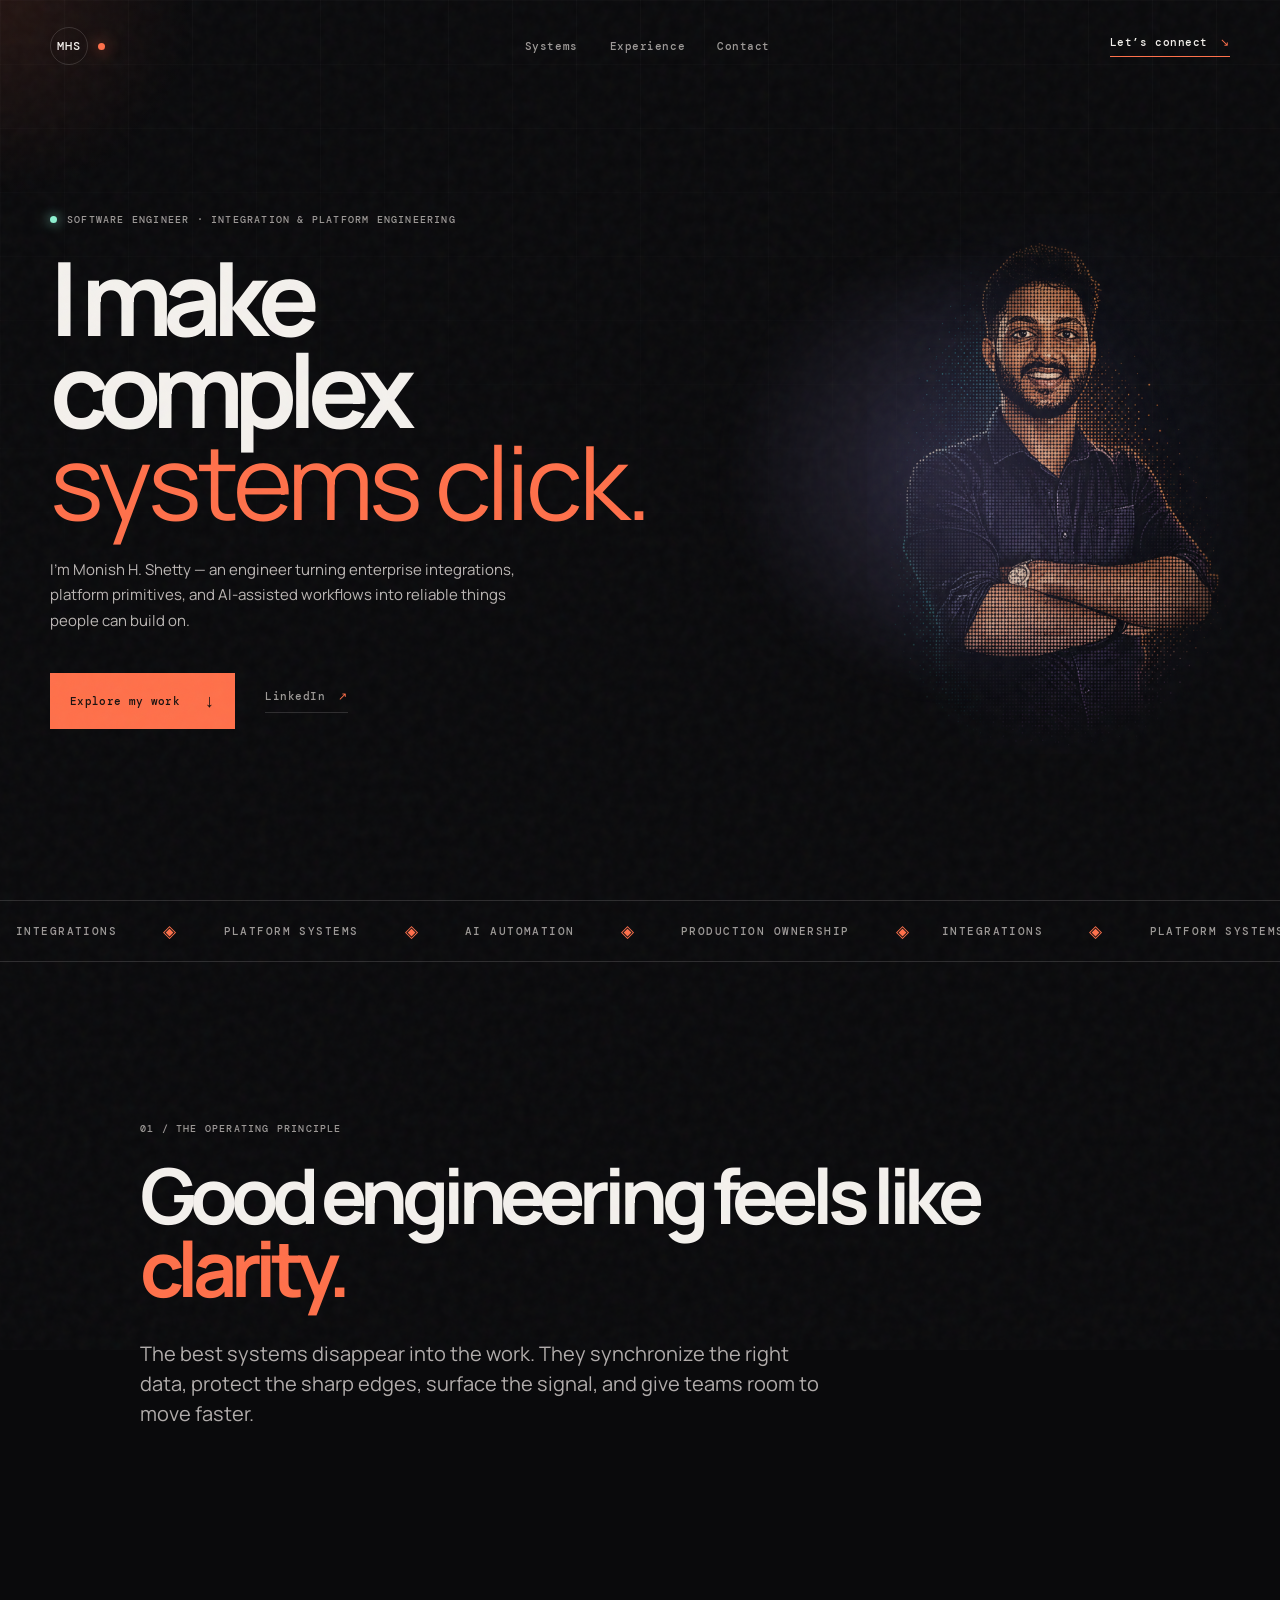
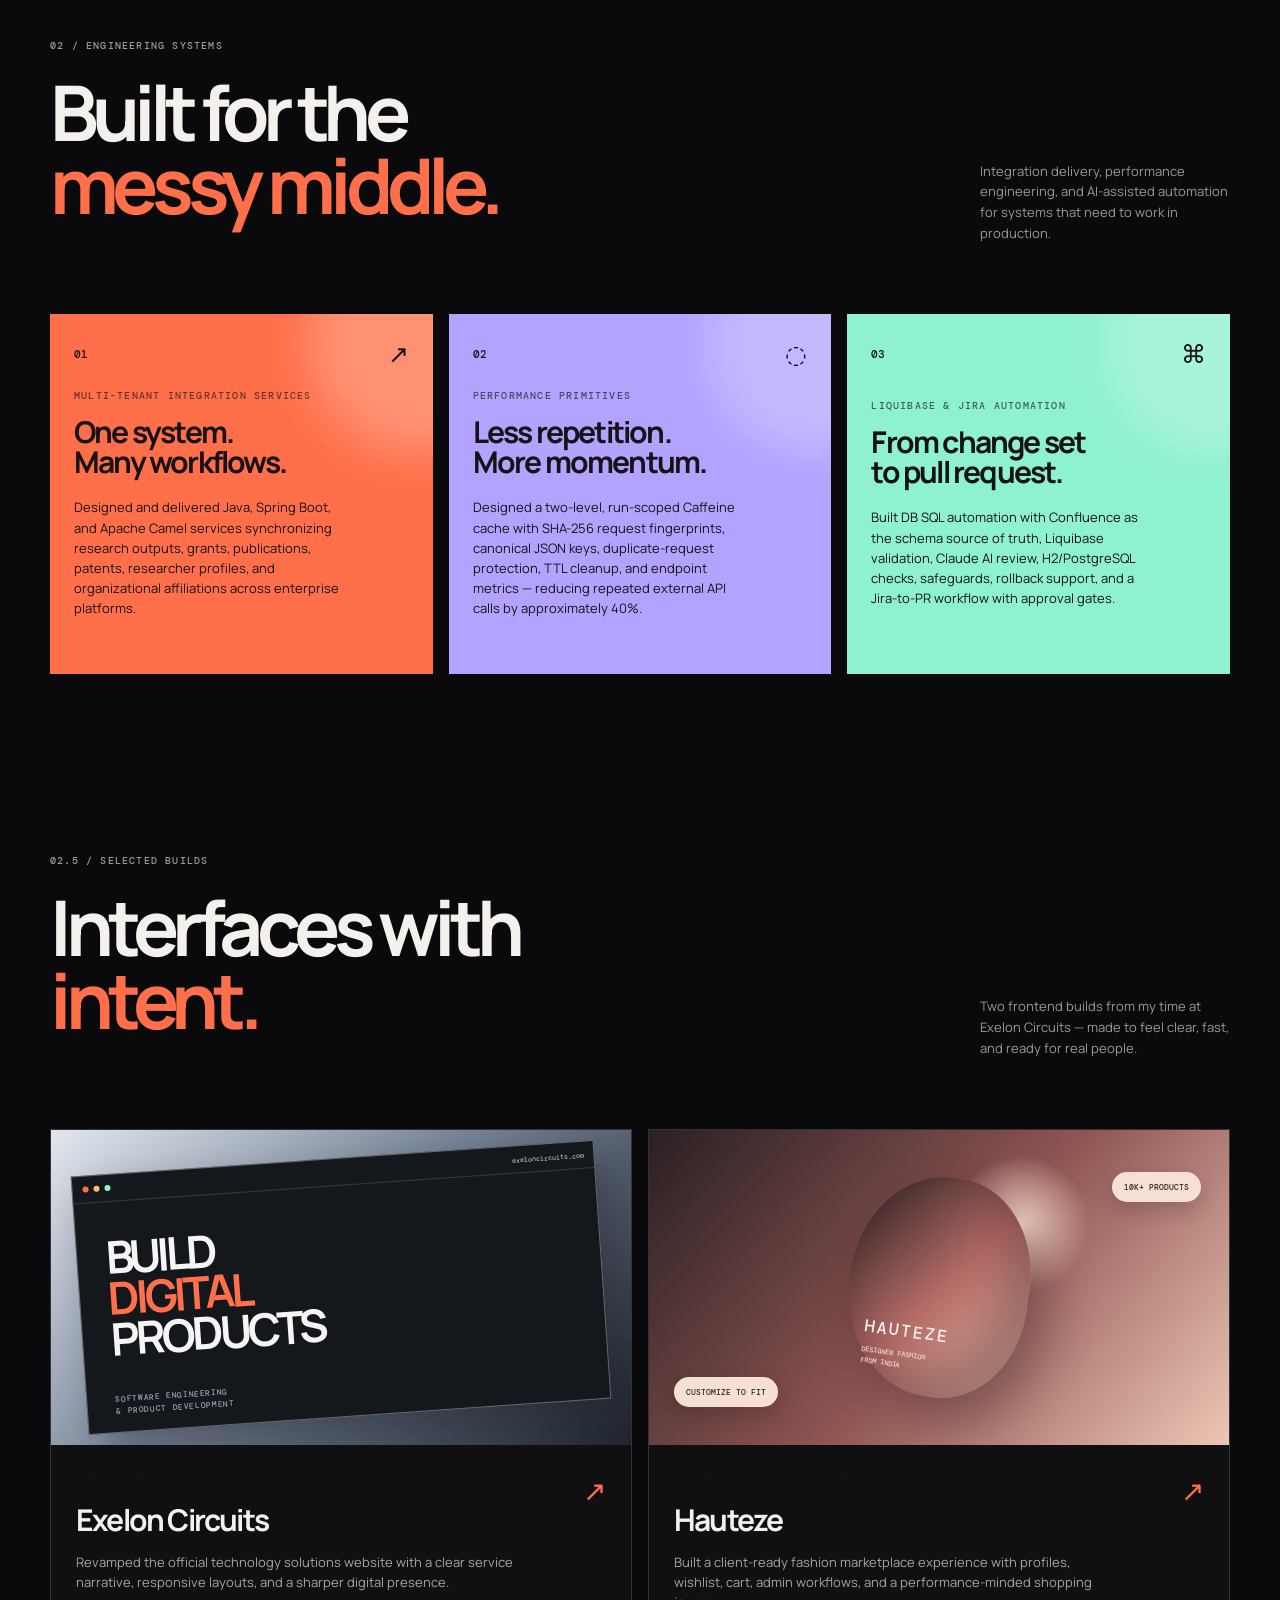
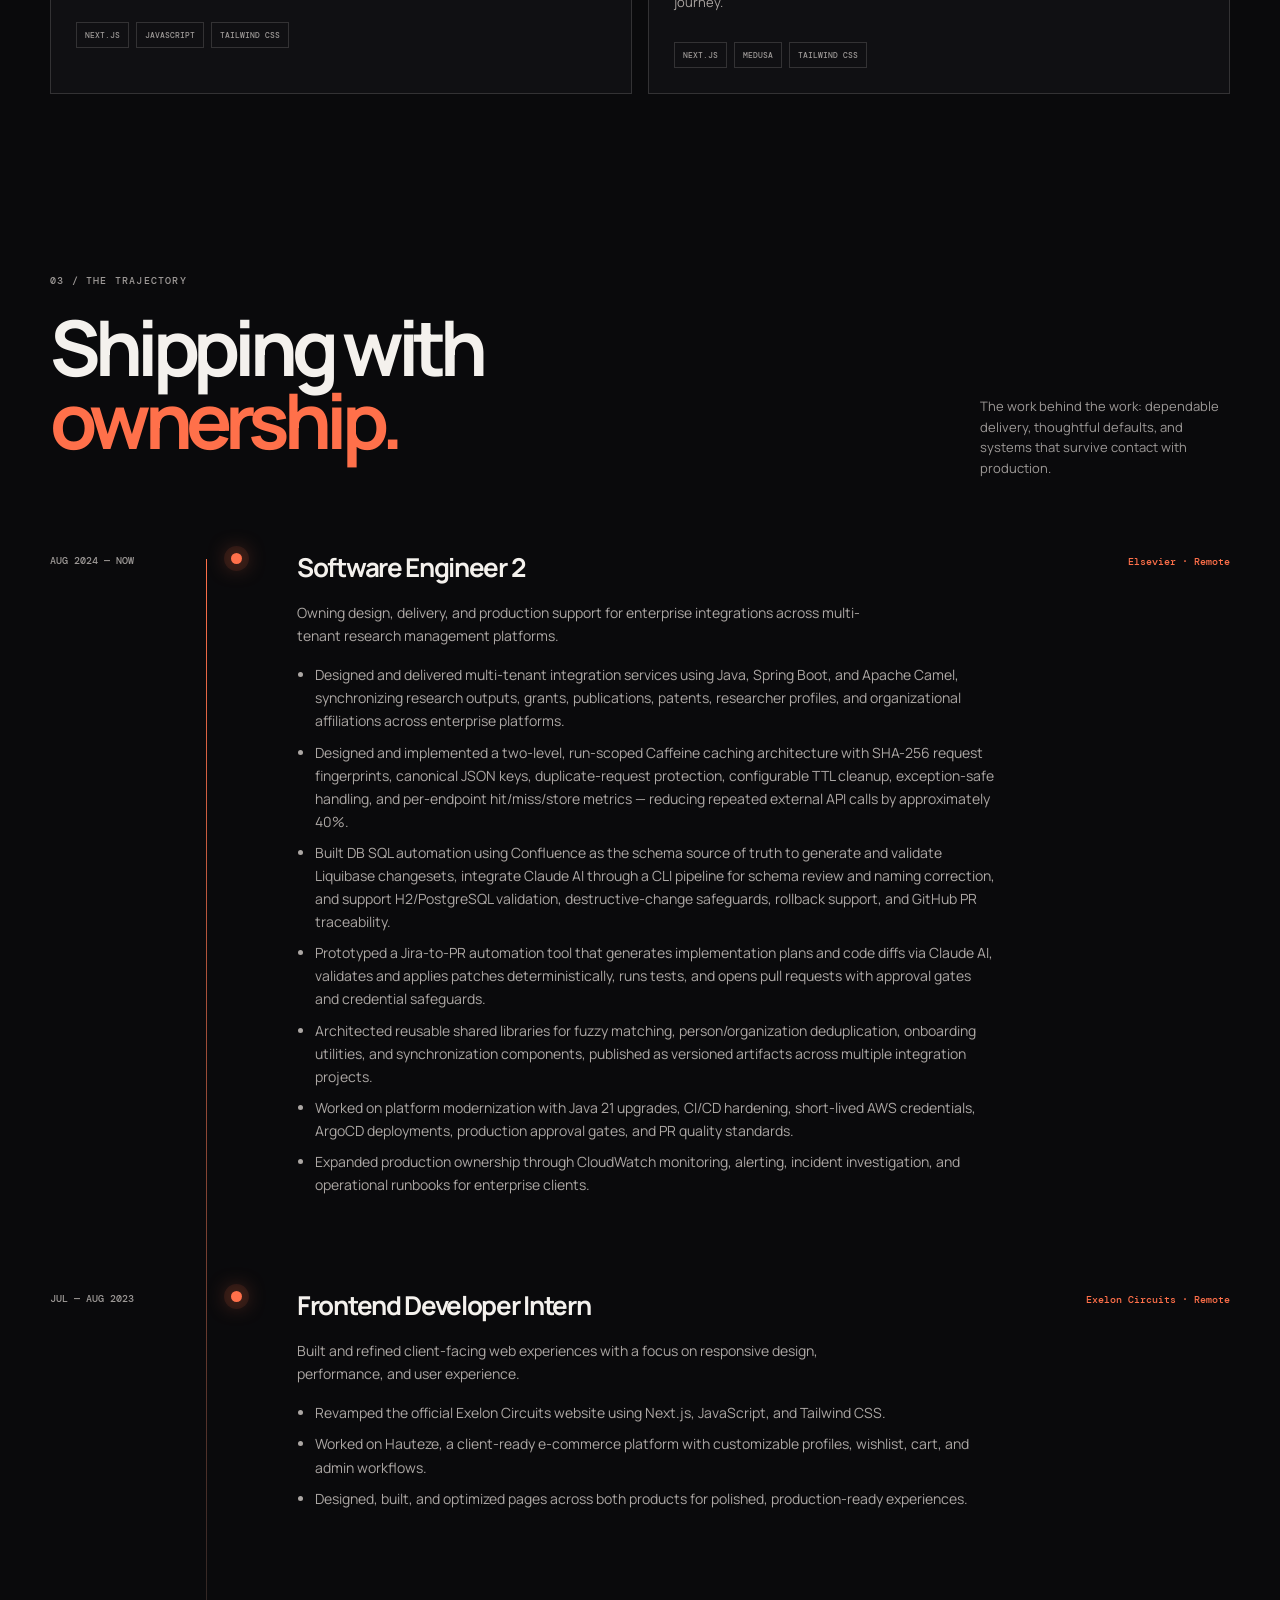
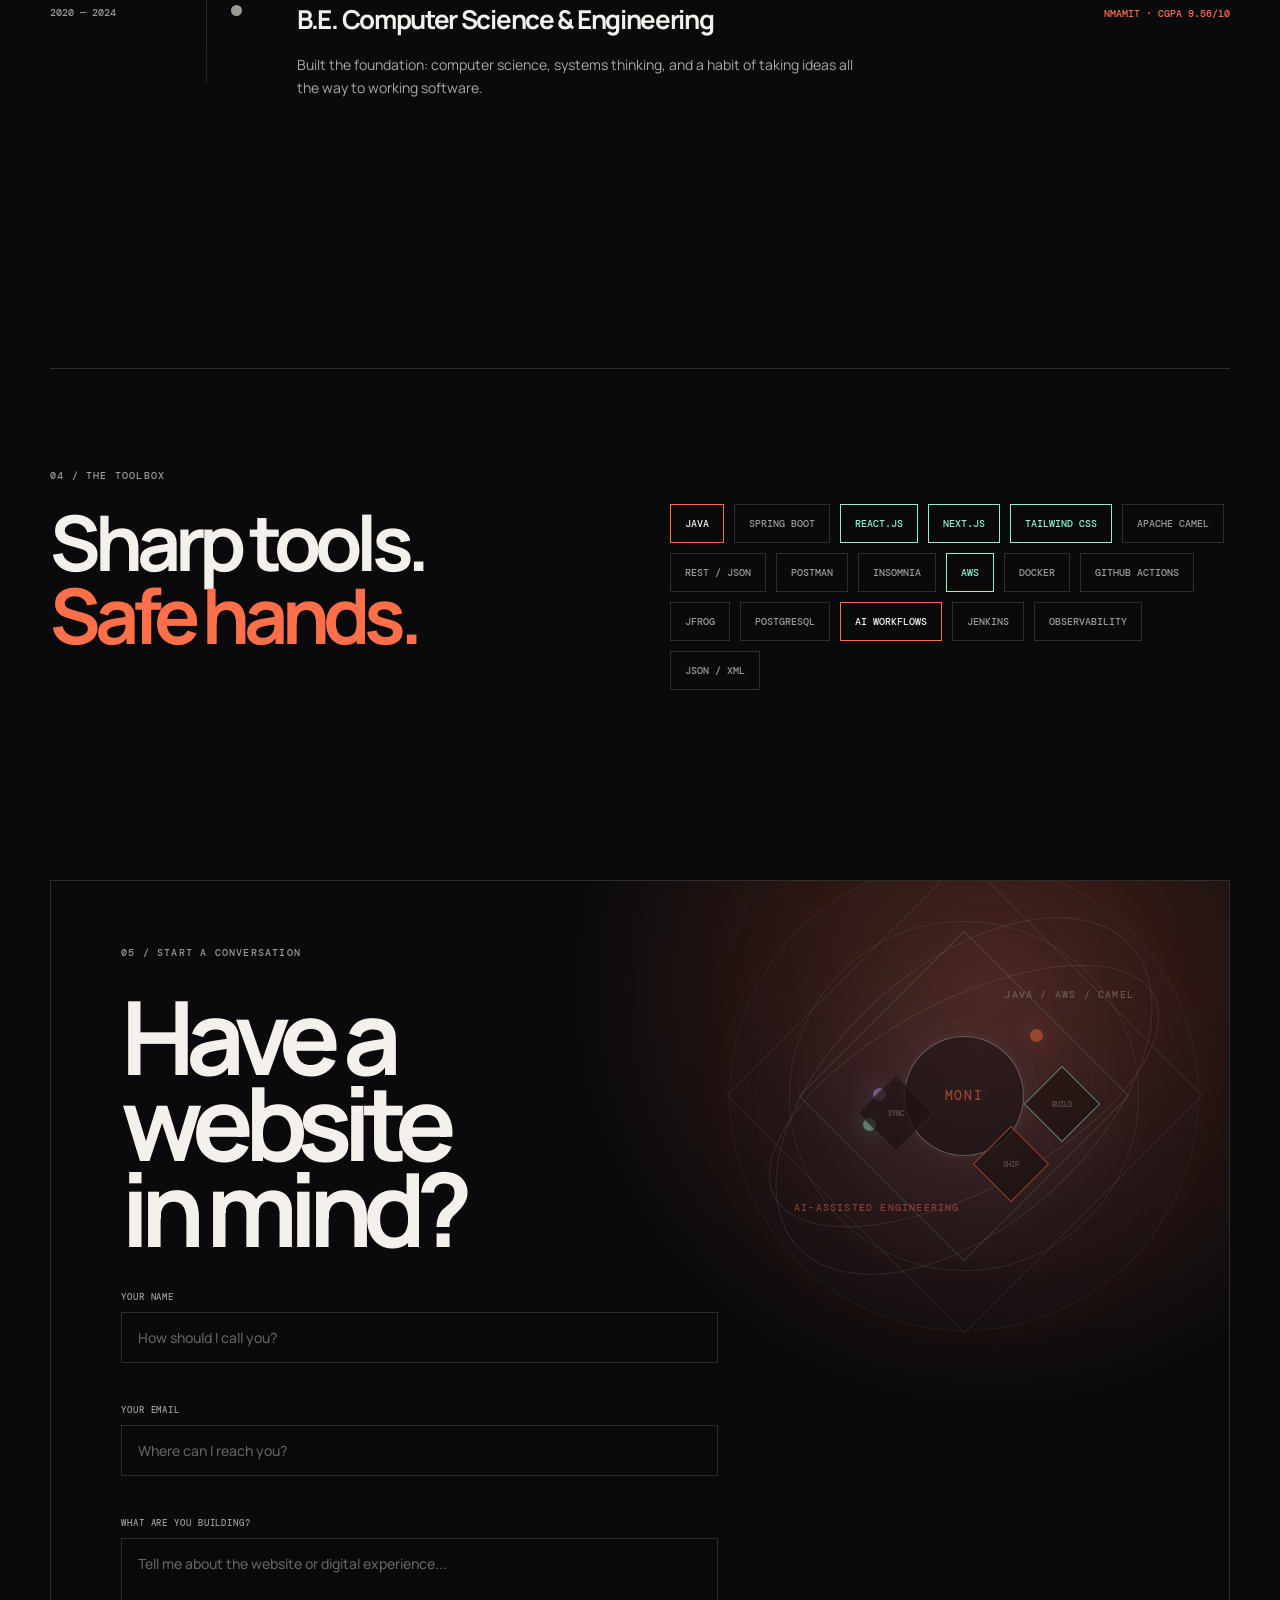
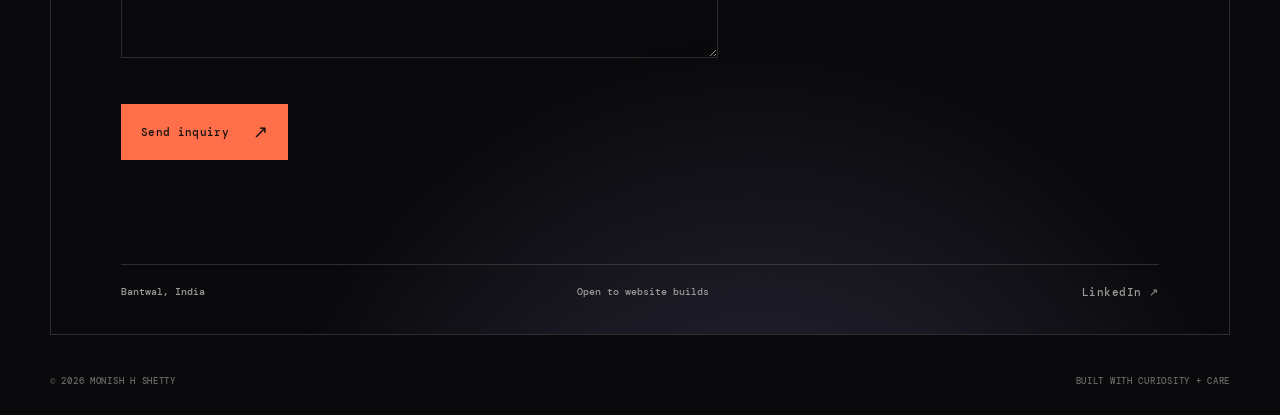
<file: index.html>
<!doctype html>
<html lang="en">
  <head>
    <meta charset="UTF-8" />
    <meta name="viewport" content="width=device-width, initial-scale=1.0" />
    <meta name="theme-color" content="#09090b" />
    <meta name="author" content="Monish H. Shetty" />
    <meta name="application-name" content="Monish H. Shetty" />
    <meta name="robots" content="index, follow, max-image-preview:large" />
    <meta name="description" content="Monish H. Shetty is a Software Engineer building resilient integrations, platform systems, AI-assisted automation, and modern websites." />
    <link rel="canonical" href="https://monish-h-shetty.vercel.app/" />
    <link rel="icon" type="image/svg+xml" href="assets/mhs-favicon.svg" />
    <link rel="apple-touch-icon" href="assets/mhs-favicon.svg" />
    <meta property="og:url" content="https://monish-h-shetty.vercel.app/" />
    <meta property="og:title" content="Monish H. Shetty — Software Engineer" />
    <meta property="og:description" content="Software Engineer building resilient integrations, platform systems, AI-assisted automation, and modern websites." />
    <meta property="og:type" content="website" />
    <meta property="og:site_name" content="Monish H. Shetty" />
    <meta property="og:image" content="https://monish-h-shetty.vercel.app/assets/monish-halftone-contact.png" />
    <meta property="og:image:alt" content="Monish H. Shetty — Software Engineer" />
    <meta name="twitter:card" content="summary_large_image" />
    <meta name="twitter:title" content="Monish H. Shetty — Software Engineer" />
    <meta name="twitter:description" content="Integration, platform engineering, AI-assisted automation, and modern websites by Monish H. Shetty." />
    <meta name="twitter:image" content="https://monish-h-shetty.vercel.app/assets/monish-halftone-contact.png" />
    <title>Monish H. Shetty — Software Engineer | Integration &amp; Platform Engineering</title>
    <script type="application/ld+json">
      {
        "@context": "https://schema.org",
        "@graph": [
          {
            "@type": "Person",
            "@id": "https://monish-h-shetty.vercel.app/#monish-shetty",
            "name": "Monish H. Shetty",
            "alternateName": ["Monish Shetty", "Monish H Shetty"],
            "url": "https://monish-h-shetty.vercel.app/",
            "image": "https://monish-h-shetty.vercel.app/assets/monish-halftone-contact.png",
            "jobTitle": "Software Engineer",
            "description": "Software Engineer specializing in integration and platform engineering, AI-assisted automation, and production ownership.",
            "sameAs": [
              "https://www.linkedin.com/in/monish-h-shetty-258928252/",
              "https://github.com/MonishShetty"
            ],
            "knowsAbout": [
              "Java", "Spring Boot", "Apache Camel", "React.js", "Next.js",
              "Tailwind CSS", "AWS", "Liquibase", "Jira automation", "AI-assisted software engineering"
            ]
          },
          {
            "@type": "WebSite",
            "@id": "https://monish-h-shetty.vercel.app/#website",
            "url": "https://monish-h-shetty.vercel.app/",
            "name": "Monish H. Shetty",
            "alternateName": "Monish Shetty",
            "description": "The portfolio of Monish H. Shetty, Software Engineer.",
            "publisher": { "@id": "https://monish-h-shetty.vercel.app/#monish-shetty" }
          }
        ]
      }
    </script>
    <link rel="preconnect" href="https://fonts.googleapis.com" />
    <link rel="preconnect" href="https://fonts.gstatic.com" crossorigin />
    <link href="https://fonts.googleapis.com/css2?family=DM+Mono:wght@400;500&family=Manrope:wght@400;500;600;700;800&display=swap" rel="stylesheet" />
    <link rel="stylesheet" href="styles.css" />
    <link rel="stylesheet" href="enhancements.css" />
    <link rel="stylesheet" href="restore.css" />
  </head>
  <body>
    <div class="page-loader" id="page-loader" aria-hidden="true">
      <div class="loader-photo"><img id="loader-photo-image" src="assets/monish-loader.png" alt="" /></div>
      <div class="loader-readout"><strong id="loader-percent">0</strong><span>% / LOADING MHS</span></div>
      <div class="loader-track"><span id="loader-bar"></span></div>
    </div>
    <div class="grain" aria-hidden="true"></div>
    <div class="cursor-glow" aria-hidden="true"></div>

    <header class="site-header">
      <a class="brand" href="#top" aria-label="Monish H Shetty home"><span>MHS</span><i></i></a>
      <nav class="nav" aria-label="Primary navigation">
        <a href="#systems">Systems</a>
        <a href="#experience">Experience</a>
        <a href="#contact">Contact</a>
      </nav>
      <a class="header-cta" href="#contact">Let’s connect <span>↘</span></a>
    </header>

    <main id="top">
      <section class="hero section-shell">
        <div class="hero-copy reveal">
          <p class="eyebrow"><span class="status-dot"></span> Software Engineer · Integration &amp; Platform Engineering</p>
          <h1>I make complex<br /><em>systems click.</em></h1>
          <p class="hero-intro">I’m Monish H. Shetty — an engineer turning enterprise integrations, platform primitives, and AI-assisted workflows into reliable things people can build on.</p>
          <div class="hero-actions">
            <a class="button button-primary" href="#systems">Explore my work <span>↓</span></a>
            <a class="text-link" href="https://www.linkedin.com/in/monish-h-shetty-258928252/" target="_blank" rel="noreferrer">LinkedIn <span>↗</span></a>
          </div>
        </div>
        <div class="hero-art hero-visual reveal reveal-delay" aria-label="Monish halftone portrait">
        </div>
      </section>

      <div class="ticker" aria-hidden="true"><div class="ticker-track"><div class="ticker-group"><span>INTEGRATIONS</span><b>◈</b><span>PLATFORM SYSTEMS</span><b>◈</b><span>AI AUTOMATION</span><b>◈</b><span>PRODUCTION OWNERSHIP</span><b>◈</b></div><div class="ticker-group" aria-hidden="true"><span>INTEGRATIONS</span><b>◈</b><span>PLATFORM SYSTEMS</span><b>◈</b><span>AI AUTOMATION</span><b>◈</b><span>PRODUCTION OWNERSHIP</span><b>◈</b></div><div class="ticker-group" aria-hidden="true"><span>INTEGRATIONS</span><b>◈</b><span>PLATFORM SYSTEMS</span><b>◈</b><span>AI AUTOMATION</span><b>◈</b><span>PRODUCTION OWNERSHIP</span><b>◈</b></div><div class="ticker-group" aria-hidden="true"><span>INTEGRATIONS</span><b>◈</b><span>PLATFORM SYSTEMS</span><b>◈</b><span>AI AUTOMATION</span><b>◈</b><span>PRODUCTION OWNERSHIP</span><b>◈</b></div></div></div>

      <section class="manifesto section-shell reveal">
        <p class="section-kicker">01 / The operating principle</p>
        <h2>Good engineering feels like <span>clarity.</span></h2>
        <p class="manifesto-copy">The best systems disappear into the work. They synchronize the right data, protect the sharp edges, surface the signal, and give teams room to move faster.</p>
      </section>

      <section id="systems" class="systems section-shell">
        <div class="section-heading reveal"><div><p class="section-kicker">02 / Engineering systems</p><h2>Built for the<br /><span>messy middle.</span></h2></div><p class="heading-note">Integration delivery, performance engineering, and AI-assisted automation for systems that need to work in production.</p></div>
        <div class="system-grid">
          <article class="system-card card-orange reveal"><div class="card-top"><span>01</span><span class="card-icon">↗</span></div><div><p class="card-label">Multi-tenant integration services</p><h3>One system.<br />Many workflows.</h3><p class="card-copy">Designed and delivered Java, Spring Boot, and Apache Camel services synchronizing research outputs, grants, publications, patents, researcher profiles, and organizational affiliations across enterprise platforms.</p></div></article>
          <article class="system-card card-lilac reveal reveal-delay"><div class="card-top"><span>02</span><span class="card-icon">◌</span></div><div><p class="card-label">Performance primitives</p><h3>Less repetition.<br />More momentum.</h3><p class="card-copy">Designed a two-level, run-scoped Caffeine cache with SHA-256 request fingerprints, canonical JSON keys, duplicate-request protection, TTL cleanup, and endpoint metrics — reducing repeated external API calls by approximately 40%.</p></div></article>
          <article class="system-card card-mint reveal"><div class="card-top"><span>03</span><span class="card-icon">⌘</span></div><div><p class="card-label">Liquibase &amp; Jira automation</p><h3>From change set<br />to pull request.</h3><p class="card-copy">Built DB SQL automation with Confluence as the schema source of truth, Liquibase validation, Claude AI review, H2/PostgreSQL checks, safeguards, rollback support, and a Jira-to-PR workflow with approval gates.</p></div></article>
        </div>
      </section>

      <section class="projects section-shell">
        <div class="section-heading reveal"><div><p class="section-kicker">02.5 / Selected builds</p><h2>Interfaces with<br /><span>intent.</span></h2></div><p class="heading-note">Two frontend builds from my time at Exelon Circuits — made to feel clear, fast, and ready for real people.</p></div>
        <div class="project-grid">
          <a class="project-card project-exelon reveal" href="https://exeloncircuits.com/" target="_blank" rel="noreferrer"><div class="project-visual exelon-visual"><div class="visual-window"><div class="window-bar"><i></i><i></i><i></i><span>exeloncircuits.com</span></div><div class="visual-lines"><b>BUILD<br /><em>DIGITAL</em><br />PRODUCTS</b><small>SOFTWARE ENGINEERING<br />&amp; PRODUCT DEVELOPMENT</small></div></div></div><div class="project-meta"><div><p class="card-label">Company website · 2023</p><h3>Exelon Circuits</h3><p>Revamped the official technology solutions website with a clear service narrative, responsive layouts, and a sharper digital presence.</p></div><span class="project-arrow">↗</span></div><div class="project-tags"><span>NEXT.JS</span><span>JAVASCRIPT</span><span>TAILWIND CSS</span></div></a>
          <a class="project-card project-hauteze reveal reveal-delay" href="https://www.hauteze.com/" target="_blank" rel="noreferrer"><div class="project-visual hauteze-visual"><div class="fashion-sphere"><span>HAUTEZE</span><small>DESIGNER FASHION<br />FROM INDIA</small></div><div class="fashion-pill pill-one">10K+ PRODUCTS</div><div class="fashion-pill pill-two">CUSTOMIZE TO FIT</div></div><div class="project-meta"><div><p class="card-label">E-commerce platform · 2023</p><h3>Hauteze</h3><p>Built a client-ready fashion marketplace experience with profiles, wishlist, cart, admin workflows, and a performance-minded shopping journey.</p></div><span class="project-arrow">↗</span></div><div class="project-tags"><span>NEXT.JS</span><span>MEDUSA</span><span>TAILWIND CSS</span></div></a>
        </div>
      </section>

      <section id="experience" class="experience section-shell">
        <div class="section-heading reveal"><div><p class="section-kicker">03 / The trajectory</p><h2>Shipping with<br /><span>ownership.</span></h2></div><p class="heading-note">The work behind the work: dependable delivery, thoughtful defaults, and systems that survive contact with production.</p></div>
        <div class="timeline">
          <div class="timeline-line"></div>
          <article class="timeline-item reveal"><div class="timeline-date">AUG 2024 — NOW</div><div class="timeline-marker"></div><div class="timeline-content"><div class="role-row"><h3>Software Engineer 2</h3><span>Elsevier · Remote</span></div><p>Owning design, delivery, and production support for enterprise integrations across multi-tenant research management platforms.</p><ul><li>Designed and delivered multi-tenant integration services using Java, Spring Boot, and Apache Camel, synchronizing research outputs, grants, publications, patents, researcher profiles, and organizational affiliations across enterprise platforms.</li><li>Designed and implemented a two-level, run-scoped Caffeine caching architecture with SHA-256 request fingerprints, canonical JSON keys, duplicate-request protection, configurable TTL cleanup, exception-safe handling, and per-endpoint hit/miss/store metrics — reducing repeated external API calls by approximately 40%.</li><li>Built DB SQL automation using Confluence as the schema source of truth to generate and validate Liquibase changesets, integrate Claude AI through a CLI pipeline for schema review and naming correction, and support H2/PostgreSQL validation, destructive-change safeguards, rollback support, and GitHub PR traceability.</li><li>Prototyped a Jira-to-PR automation tool that generates implementation plans and code diffs via Claude AI, validates and applies patches deterministically, runs tests, and opens pull requests with approval gates and credential safeguards.</li><li>Architected reusable shared libraries for fuzzy matching, person/organization deduplication, onboarding utilities, and synchronization components, published as versioned artifacts across multiple integration projects.</li><li>Worked on platform modernization with Java 21 upgrades, CI/CD hardening, short-lived AWS credentials, ArgoCD deployments, production approval gates, and PR quality standards.</li><li>Expanded production ownership through CloudWatch monitoring, alerting, incident investigation, and operational runbooks for enterprise clients.</li></ul></div></article>
          <article class="timeline-item reveal"><div class="timeline-date">JUL — AUG 2023</div><div class="timeline-marker internship"></div><div class="timeline-content"><div class="role-row"><h3>Frontend Developer Intern</h3><span>Exelon Circuits · Remote</span></div><p>Built and refined client-facing web experiences with a focus on responsive design, performance, and user experience.</p><ul><li>Revamped the official Exelon Circuits website using Next.js, JavaScript, and Tailwind CSS.</li><li>Worked on Hauteze, a client-ready e-commerce platform with customizable profiles, wishlist, cart, and admin workflows.</li><li>Designed, built, and optimized pages across both products for polished, production-ready experiences.</li></ul></div></article>
          <article class="timeline-item reveal"><div class="timeline-date">2020 — 2024</div><div class="timeline-marker muted"></div><div class="timeline-content"><div class="role-row"><h3>B.E. Computer Science &amp; Engineering</h3><span>NMAMIT · CGPA 9.56/10</span></div><p>Built the foundation: computer science, systems thinking, and a habit of taking ideas all the way to working software.</p></div></article>
        </div>
      </section>

      <section class="toolbox section-shell reveal"><div class="toolbox-copy"><p class="section-kicker">04 / The toolbox</p><h2>Sharp tools.<br /><span>Safe hands.</span></h2></div><div class="tool-cloud"><span class="tool-primary">JAVA</span><span>SPRING BOOT</span><span class="tool-accent">REACT.JS</span><span class="tool-accent">NEXT.JS</span><span class="tool-accent">TAILWIND CSS</span><span>APACHE CAMEL</span><span>REST / JSON</span><span>POSTMAN</span><span>INSOMNIA</span><span class="tool-accent">AWS</span><span>DOCKER</span><span>GITHUB ACTIONS</span><span>JFROG</span><span>POSTGRESQL</span><span class="tool-primary">AI WORKFLOWS</span><span>JENKINS</span><span>OBSERVABILITY</span><span>JSON / XML</span></div></section>

      <section id="contact" class="contact section-shell reveal"><p class="section-kicker">05 / Start a conversation</p><h2>Have a website<br />in mind?</h2><div class="contact-system hero-art" aria-label="Abstract animated system map"><div class="signal-field"></div><div class="node node-a"></div><div class="node node-b"></div><div class="node node-c"></div><div class="orbit orbit-one"></div><div class="orbit orbit-two"></div><div class="orbit orbit-three"></div><div class="signal signal-one"><span>SYNC</span></div><div class="signal signal-two"><span>BUILD</span></div><div class="signal signal-three"><span>SHIP</span></div><div class="art-core"><span>MONI</span></div><div class="art-label label-top">JAVA / AWS / CAMEL</div><div class="art-label label-bottom">AI-ASSISTED ENGINEERING</div></div><form class="contact-form" id="contact-form" novalidate><label><span>Your name</span><input name="name" autocomplete="name" required pattern="[A-Za-zÀ-ÖØ-öø-ÿ][A-Za-zÀ-ÖØ-öø-ÿ .'-]{1,48}" aria-describedby="name-error" placeholder="How should I call you?" /><small class="field-error" id="name-error"></small></label><label><span>Your email</span><input type="email" name="email" autocomplete="email" required aria-describedby="email-error" placeholder="Where can I reach you?" /><small class="field-error" id="email-error"></small></label><label><span>What are you building?</span><textarea name="message" required minlength="12" aria-describedby="message-error" placeholder="Tell me about the website or digital experience..."></textarea><small class="field-error" id="message-error"></small></label><label class="form-trap" aria-hidden="true">Leave this blank<input name="_gotcha" tabindex="-1" autocomplete="off" /></label><button class="button button-primary" type="submit">Send inquiry <span>↗</span></button><p class="form-note" id="form-note" role="status" aria-live="polite"></p></form><div class="contact-footer"><span>Bantwal, India</span><span>Open to website builds</span><a href="https://www.linkedin.com/in/monish-h-shetty-258928252/" target="_blank" rel="noreferrer">LinkedIn ↗</a></div></section>
    </main>
    <footer class="site-footer section-shell"><span>© 2026 MONISH H SHETTY</span><span>BUILT WITH CURIOSITY + CARE</span></footer>
    <script src="script.js"></script>
  </body>
</html>
</file>
<file: styles.css>
:root{--ink:#f4f1ed;--muted:#9d9997;--bg:#0a0a0c;--line:rgba(244,241,237,.15);--orange:#ff704a;--lilac:#b3a3ff;--mint:#8ef1d0;--mono:'DM Mono',monospace;--sans:'Manrope',sans-serif}*{box-sizing:border-box}html{scroll-behavior:smooth}body{margin:0;background:var(--bg);color:var(--ink);font-family:var(--sans);overflow-x:hidden}body:before{content:"";position:fixed;inset:0;pointer-events:none;background-image:linear-gradient(rgba(255,255,255,.025) 1px,transparent 1px),linear-gradient(90deg,rgba(255,255,255,.025) 1px,transparent 1px);background-size:64px 64px;mask-image:linear-gradient(to bottom,black,transparent 80%);z-index:-3}.grain{position:fixed;inset:-50%;z-index:20;pointer-events:none;opacity:.055;background-image:url("data:image/svg+xml,%3Csvg viewBox='0 0 180 180' xmlns='http://www.w3.org/2000/svg'%3E%3Cfilter id='n'%3E%3CfeTurbulence type='fractalNoise' baseFrequency='.9' numOctaves='4' stitchTiles='stitch'/%3E%3C/filter%3E%3Crect width='100%25' height='100%25' filter='url(%23n)' opacity='.7'/%3E%3C/svg%3E");animation:grain .2s steps(2) infinite}.cursor-glow{position:fixed;width:420px;height:420px;border-radius:50%;background:radial-gradient(circle,rgba(255,112,74,.11),transparent 66%);transform:translate(-50%,-50%);pointer-events:none;z-index:-1;transition:opacity .3s}.section-shell{width:min(1180px,calc(100% - 64px));margin:0 auto}.site-header{height:92px;width:min(1180px,calc(100% - 64px));margin:auto;display:flex;align-items:center;justify-content:space-between;position:relative;z-index:3}.brand{display:flex;align-items:center;gap:10px;color:var(--ink);text-decoration:none;font:500 12px var(--mono);letter-spacing:.08em}.brand span{display:grid;place-items:center;width:38px;height:38px;border:1px solid var(--line);border-radius:50%}.brand i{width:7px;height:7px;border-radius:50%;background:var(--orange);box-shadow:0 0 15px var(--orange)}.nav{display:flex;gap:32px;margin-left:80px}.nav a,.header-cta,.text-link,.contact-footer a{color:var(--muted);font:500 11px var(--mono);text-decoration:none;letter-spacing:.05em;transition:color .2s}.nav a:hover,.header-cta:hover,.text-link:hover,.contact-footer a:hover{color:var(--ink)}.header-cta{color:var(--ink);border-bottom:1px solid var(--orange);padding-bottom:7px}.header-cta span,.text-link span{color:var(--orange);margin-left:5px}.hero{min-height:calc(100vh - 92px);display:grid;grid-template-columns:1fr 1fr;align-items:center;gap:20px;padding:60px 0 110px}.eyebrow,.section-kicker,.card-label,.art-label{font:500 10px var(--mono);letter-spacing:.12em;text-transform:uppercase;color:var(--muted)}.eyebrow{display:flex;align-items:center;gap:10px}.status-dot{width:7px;height:7px;border-radius:50%;background:var(--mint);box-shadow:0 0 12px var(--mint)}h1,h2,h3,p{margin-top:0}h1{font-size:clamp(4rem,8vw,7.8rem);line-height:.9;letter-spacing:-.09em;margin:25px 0 30px;font-weight:700}h1 em,h2 span{color:var(--orange);font-style:normal}h1 em{font-weight:400}.hero-intro{max-width:490px;color:#bbb6b4;line-height:1.7;font-size:15px}.hero-actions{display:flex;gap:30px;align-items:center;margin-top:40px}.button{display:inline-flex;align-items:center;gap:24px;text-decoration:none;font:500 11px var(--mono);letter-spacing:.03em}.button-primary{background:var(--orange);color:#17100e;padding:16px 20px;transition:transform .25s,box-shadow .25s}.button-primary:hover{transform:translateY(-3px);box-shadow:0 12px 30px rgba(255,112,74,.25)}.button-primary span{font-size:18px}.text-link{border-bottom:1px solid var(--line);padding-bottom:9px}.hero-art{height:570px;position:relative;display:grid;place-items:center}.hero-art:before{content:"";position:absolute;width:500px;height:500px;border-radius:50%;background:radial-gradient(circle,rgba(179,163,255,.18),transparent 65%);filter:blur(10px);animation:pulse 5s ease-in-out infinite}.orb{position:absolute;border-radius:50%;filter:blur(1px)}.orb-a{width:230px;height:230px;background:radial-gradient(circle at 35% 30%,#ffba6e,#ff704a 45%,#621e35 80%);top:95px;right:70px;animation:float 7s ease-in-out infinite}.orb-b{width:125px;height:125px;background:radial-gradient(circle at 30% 25%,#e3daff,#8a79e5 55%,#3d316f);bottom:105px;left:80px;animation:float 9s ease-in-out infinite reverse}.orb-c{width:52px;height:52px;background:var(--mint);box-shadow:0 0 50px rgba(142,241,208,.7);top:95px;left:75px;animation:float 6s ease-in-out infinite 1s}.orbit{position:absolute;border:1px solid rgba(244,241,237,.2);border-radius:50%;transform:rotate(-28deg)}.orbit-one{width:430px;height:190px}.orbit-two{width:260px;height:450px;transform:rotate(48deg)}.art-core{width:120px;height:120px;border:1px solid rgba(244,241,237,.6);background:rgba(10,10,12,.75);backdrop-filter:blur(8px);border-radius:50%;display:flex;flex-direction:column;justify-content:center;align-items:center;z-index:1;box-shadow:0 0 0 15px rgba(255,255,255,.015)}.art-core span{font:500 13px var(--mono);color:var(--orange);margin-bottom:10px}.art-core small{font:500 8px var(--mono);letter-spacing:.12em;text-align:center;color:var(--muted)}.signal{position:absolute;width:54px;height:54px;border:1px solid var(--line);background:rgba(10,10,12,.7);display:grid;place-items:center;transform:rotate(45deg);animation:spin 12s linear infinite}.signal span{font:500 7px var(--mono);transform:rotate(-45deg);color:var(--muted)}.signal-one{top:140px;left:100px}.signal-two{bottom:115px;right:70px;border-color:var(--mint)}.signal-three{bottom:55px;left:215px;border-color:var(--orange)}.art-label{position:absolute}.label-top{right:25px;top:42px}.label-bottom{left:25px;bottom:32px;color:var(--orange)}.ticker{border-top:1px solid var(--line);border-bottom:1px solid var(--line);overflow:hidden;padding:19px 0;margin-bottom:160px}.ticker-track{display:flex;align-items:center;gap:34px;white-space:nowrap;animation:marquee 28s linear infinite;width:max-content;font:500 11px var(--mono);letter-spacing:.13em;color:var(--muted)}.ticker b{color:var(--orange);font-size:17px;font-weight:400}.manifesto{padding-bottom:190px;max-width:1000px}.manifesto h2,.section-heading h2,.toolbox h2{font-size:clamp(3rem,6vw,6.2rem);letter-spacing:-.08em;line-height:.95;margin:24px 0 34px}.manifesto-copy{font-size:20px;line-height:1.5;max-width:680px;color:#b1acab}.systems,.experience{padding-bottom:180px}.section-heading{display:flex;justify-content:space-between;align-items:end;margin-bottom:58px}.heading-note{font-size:13px;line-height:1.6;color:var(--muted);max-width:250px;margin-bottom:12px}.system-grid{display:grid;grid-template-columns:repeat(3,1fr);gap:16px}.system-card{min-height:430px;padding:24px;display:flex;flex-direction:column;justify-content:space-between;position:relative;overflow:hidden;color:#161215}.system-card:after{content:"";position:absolute;width:220px;height:220px;border-radius:50%;right:-95px;top:-80px;background:rgba(255,255,255,.23);filter:blur(20px)}.card-orange{background:var(--orange)}.card-lilac{background:var(--lilac)}.card-mint{background:var(--mint)}.card-top,.role-row{display:flex;justify-content:space-between;align-items:center}.card-top{font:500 11px var(--mono);position:relative;z-index:1}.card-icon{font-size:25px}.card-label{color:rgba(22,18,21,.65);margin-bottom:15px}.system-card h3{font-size:30px;line-height:1;letter-spacing:-.06em;margin-bottom:20px}.card-copy{font-size:13px;line-height:1.55;max-width:270px}.tag-row{display:flex;gap:7px;flex-wrap:wrap}.tag-row span{border:1px solid rgba(22,18,21,.3);font:500 8px var(--mono);padding:7px 8px}.timeline{position:relative}.timeline-line{position:absolute;left:156px;top:10px;bottom:30px;width:1px;background:linear-gradient(var(--orange),rgba(244,241,237,.1))}.timeline-item{display:grid;grid-template-columns:125px 62px 1fr;gap:30px;margin-bottom:75px}.timeline-date{font:500 10px var(--mono);color:var(--muted);padding-top:4px;line-height:1.5}.timeline-marker{width:11px;height:11px;background:var(--orange);border-radius:50%;margin:4px auto;box-shadow:0 0 0 7px rgba(255,112,74,.1),0 0 22px var(--orange);position:relative;z-index:1}.timeline-marker.muted{background:var(--muted);box-shadow:none}.role-row{gap:20px;align-items:start}.role-row h3{font-size:26px;letter-spacing:-.05em;margin-bottom:16px}.role-row span{font:500 10px var(--mono);color:var(--orange);padding-top:6px;white-space:nowrap}.timeline-content>p,.timeline-content li{font-size:14px;line-height:1.65;color:#aca7a4}.timeline-content>p{max-width:580px}.timeline-content ul{padding-left:18px;max-width:700px}.timeline-content li{margin:8px 0}.toolbox{padding:100px 0 190px;border-top:1px solid var(--line);display:grid;grid-template-columns:1fr 1fr;gap:60px}.tool-cloud{display:flex;align-content:center;align-items:center;flex-wrap:wrap;gap:10px;height:max-content;padding-top:35px}.tool-cloud span{border:1px solid var(--line);padding:12px 14px;color:var(--muted);font:500 10px var(--mono);transition:color .2s,border-color .2s,transform .2s}.tool-cloud span:hover{color:var(--ink);border-color:var(--orange);transform:rotate(-2deg) translateY(-3px)}.tool-cloud .tool-primary{color:var(--ink);border-color:var(--orange)}.tool-cloud .tool-accent{color:var(--mint);border-color:var(--mint)}.contact{border:1px solid var(--line);padding:65px 70px 35px;position:relative;overflow:hidden;margin-bottom:40px}.contact:before{content:"";position:absolute;inset:0;background:radial-gradient(circle at 80% 10%,rgba(255,112,74,.25),transparent 32%),radial-gradient(circle at 60% 120%,rgba(179,163,255,.2),transparent 35%);pointer-events:none}.contact-mark{position:absolute;right:65px;top:48px;font-size:58px;color:var(--orange);animation:spin 20s linear infinite}.contact h2{font-size:clamp(4rem,8vw,8rem);line-height:.84;letter-spacing:-.09em;margin:24px 0 48px;position:relative}.contact-email{font:500 clamp(17px,2vw,25px) var(--mono);color:var(--ink);text-decoration:none;border-bottom:1px solid var(--orange);padding-bottom:12px;position:relative}.contact-email span{color:var(--orange);margin-left:14px}.contact-footer{display:flex;justify-content:space-between;border-top:1px solid var(--line);margin-top:100px;padding-top:20px;font:500 10px var(--mono);color:var(--muted);position:relative}.site-footer{display:flex;justify-content:space-between;padding:0 0 28px;font:500 9px var(--mono);letter-spacing:.08em;color:#6b6765}.reveal{opacity:0;transform:translateY(25px);transition:opacity .8s ease,transform .8s ease}.reveal.in-view{opacity:1;transform:none}.reveal-delay{transition-delay:.2s}@keyframes float{0%,100%{transform:translate(0,0)}50%{transform:translate(12px,-18px)}}@keyframes pulse{0%,100%{transform:scale(.9);opacity:.7}50%{transform:scale(1.1);opacity:1}}@keyframes spin{to{transform:rotate(405deg)}}@keyframes grain{0%{transform:translate(0,0)}25%{transform:translate(2%,-1%)}50%{transform:translate(-1%,2%)}75%{transform:translate(1%,1%)}100%{transform:translate(-2%,-1%)}}@keyframes marquee{to{transform:translateX(-50%)}}@media(max-width:800px){.section-shell,.site-header{width:min(100% - 36px,600px)}.site-header{height:74px}.nav{display:none}.header-cta{font-size:9px}.hero{grid-template-columns:1fr;padding:60px 0 70px;min-height:auto}.hero-art{height:390px;order:-1}.hero-art:before{width:360px;height:360px}.orb-a{width:170px;height:170px;right:25px;top:55px}.orb-b{bottom:40px;left:30px}.orb-c{top:25px;left:35px}.orbit-one{width:300px;height:140px}.orbit-two{width:210px;height:330px}.signal-one{top:80px;left:50px}.signal-two{bottom:55px;right:30px}.signal-three{bottom:10px;left:150px}.label-top{right:0;top:8px;font-size:8px}.label-bottom{left:0;bottom:0;font-size:8px}h1{font-size:clamp(3.8rem,18vw,6rem)}.ticker{margin-bottom:100px}.manifesto{padding-bottom:120px}.manifesto-copy{font-size:17px}.section-heading{display:block}.heading-note{margin-top:25px}.system-grid{grid-template-columns:1fr}.system-card{min-height:360px}.systems,.experience{padding-bottom:120px}.timeline-line{left:5px}.timeline-item{grid-template-columns:24px 1fr;gap:20px}.timeline-date{grid-column:2;grid-row:1}.timeline-marker{grid-column:1;grid-row:1}.timeline-content{grid-column:2;grid-row:2}.role-row{display:block}.role-row span{display:block;margin-bottom:20px}.toolbox{grid-template-columns:1fr;padding:70px 0 120px;gap:20px}.tool-cloud{padding-top:0}.contact{padding:40px 25px 25px}.contact-mark{right:25px;top:25px;font-size:42px}.contact h2{font-size:clamp(4rem,18vw,7rem);margin:30px 0 40px}.contact-email{font-size:14px}.contact-footer{display:grid;gap:12px;margin-top:75px}.site-footer{font-size:8px}.site-footer span:last-child{display:none}}@media(prefers-reduced-motion:reduce){*,*:before,*:after{animation:none!important;transition:none!important;scroll-behavior:auto!important}.reveal{opacity:1;transform:none}}
</file>
<file: enhancements.css>
/* Geometric signal-field hero and project/contact refinements. */
.signal-field{position:absolute;width:470px;height:470px;border:1px solid rgba(244,241,237,.11);border-radius:50%;background:radial-gradient(circle,rgba(255,112,74,.1) 0 2%,transparent 2.5% 18%,rgba(179,163,255,.08) 18.5% 19%,transparent 19.5% 100%);box-shadow:inset 0 0 80px rgba(179,163,255,.07),0 0 90px rgba(255,112,74,.07);animation:field-breathe 7s ease-in-out infinite}.signal-field:before,.signal-field:after{content:"";position:absolute;inset:14%;border:1px solid rgba(244,241,237,.17);transform:rotate(45deg);animation:field-spin 18s linear infinite}.signal-field:after{inset:25%;border-color:rgba(142,241,208,.32);transform:rotate(-45deg);animation-direction:reverse}.node{position:absolute;width:13px;height:13px;border-radius:50%;background:var(--orange);box-shadow:0 0 24px var(--orange);z-index:2}.node-a{top:83px;right:116px}.node-b{bottom:115px;left:94px;background:var(--mint);box-shadow:0 0 24px var(--mint)}.node-c{top:142px;left:104px;background:var(--lilac);box-shadow:0 0 24px var(--lilac)}.orbit-three{width:350px;height:350px;border-color:rgba(142,241,208,.18);transform:rotate(18deg)}
.ticker-track{transform:translateX(0);animation-name:marquee-clean}.project-grid{display:grid;grid-template-columns:1fr 1fr;gap:16px}.project-card{display:flex;flex-direction:column;text-decoration:none;color:var(--ink);border:1px solid var(--line);background:#101013;overflow:hidden;transition:transform .35s ease,border-color .35s ease,box-shadow .35s ease}.project-card:hover{transform:translateY(-8px);border-color:rgba(244,241,237,.45);box-shadow:0 20px 60px rgba(0,0,0,.3)}.project-visual{height:315px;position:relative;overflow:hidden}.exelon-visual{background:linear-gradient(135deg,#e2e7ee,#7a879b 45%,#20252e);padding:28px}.visual-window{height:100%;background:#14171c;border:1px solid rgba(255,255,255,.35);box-shadow:15px 18px 40px rgba(15,18,25,.35);transform:rotate(-4deg);transition:transform .5s ease}.project-card:hover .visual-window{transform:rotate(0) scale(1.03)}.window-bar{height:27px;border-bottom:1px solid rgba(255,255,255,.15);display:flex;align-items:center;gap:5px;padding:0 10px;color:#a9b0bc;font:500 7px var(--mono)}.window-bar i{width:6px;height:6px;border-radius:50%;background:#ff704a}.window-bar i:nth-child(2){background:#f8c15d}.window-bar i:nth-child(3){background:#8ef1d0}.window-bar span{margin-left:auto}.visual-lines{padding:36px 28px}.visual-lines b{font-size:clamp(26px,4vw,45px);line-height:.85;letter-spacing:-.09em;color:#f5f5f5}.visual-lines em{color:#ff704a;font-style:normal}.visual-lines small{display:block;color:#9da5b2;font:500 8px/1.5 var(--mono);margin-top:32px;letter-spacing:.08em}.hauteze-visual{background:radial-gradient(circle at 64% 30%,#f8d9ca,transparent 16%),linear-gradient(130deg,#2a2023,#8f5553 52%,#edc6b5);display:grid;place-items:center}.fashion-sphere{width:180px;height:220px;border-radius:52% 48% 47% 53%;background:linear-gradient(130deg,#221a1c,#b56c67 52%,#f1c8b6);box-shadow:inset -24px -24px 45px rgba(36,14,18,.35),20px 22px 50px rgba(36,14,18,.3);display:flex;flex-direction:column;justify-content:end;padding:22px;transform:rotate(8deg);transition:transform .5s ease}.project-card:hover .fashion-sphere{transform:rotate(-4deg) scale(1.05)}.fashion-sphere span{font:500 17px var(--mono);letter-spacing:.12em}.fashion-sphere small{font:500 7px/1.5 var(--mono);color:#f4d8ce;margin-top:8px}.fashion-pill{position:absolute;background:#f6dfd4;color:#3a2222;padding:10px 12px;border-radius:20px;font:500 8px var(--mono);box-shadow:0 8px 20px rgba(41,15,20,.2)}.pill-one{top:42px;right:28px}.pill-two{bottom:38px;left:25px}.project-meta{display:flex;justify-content:space-between;gap:20px;padding:26px 25px 15px}.project-meta h3{font-size:30px;letter-spacing:-.06em;margin:0 0 12px}.project-meta p:not(.card-label){font-size:13px;line-height:1.55;color:#aaa4a1;max-width:440px;margin:0}.project-arrow{font-size:28px;color:var(--orange)}.project-tags{display:flex;gap:7px;flex-wrap:wrap;padding:15px 25px 25px}.project-tags span{border:1px solid var(--line);padding:7px 8px;font:500 8px var(--mono);color:var(--muted)}.contact-form{max-width:650px;position:relative;display:grid;gap:18px}.contact-form label{display:grid;gap:9px}.contact-form label span{font:500 9px var(--mono);letter-spacing:.1em;text-transform:uppercase;color:var(--muted)}.contact-form input,.contact-form textarea{width:100%;border:1px solid var(--line);background:rgba(10,10,12,.58);color:var(--ink);font:500 14px var(--sans);padding:15px 16px;outline:0;transition:border-color .2s,box-shadow .2s}.contact-form textarea{min-height:120px;resize:vertical}.contact-form input:focus,.contact-form textarea:focus{border-color:var(--orange);box-shadow:0 0 0 3px rgba(255,112,74,.1)}.contact-form input::placeholder,.contact-form textarea::placeholder{color:#66615f}.contact-form .button{border:0;cursor:pointer;margin-top:5px;width:max-content}.form-note{font:500 10px var(--mono);color:var(--muted);margin:0}.contact h2{margin-bottom:40px}.contact-footer{margin-top:70px}@keyframes marquee-clean{from{transform:translateX(0)}to{transform:translateX(-50%)}}@keyframes field-breathe{0%,100%{transform:scale(.92);opacity:.7}50%{transform:scale(1);opacity:1}}@keyframes field-spin{to{transform:rotate(405deg)}}
.projects{padding-bottom:180px}
.hero-art{--tilt-x:0deg;--tilt-y:0deg;perspective:1100px}.hero-portrait{position:absolute;z-index:3;width:min(570px,108%);max-height:680px;object-fit:contain;object-position:center bottom;bottom:-25px;filter:drop-shadow(0 28px 28px rgba(0,0,0,.35));transform:rotateX(var(--tilt-y)) rotateY(var(--tilt-x)) translateZ(0);transform-style:preserve-3d;animation:portrait-float 6s ease-in-out infinite;transition:transform .22s ease-out}.hero-art .art-core{z-index:4;position:absolute;right:9%;top:42%;mix-blend-mode:screen;opacity:.72}.hero-art .signal-field{z-index:0}.hero-art .orbit,.hero-art .node,.hero-art .signal,.hero-art .art-label{z-index:4}.hero-art .orbit{z-index:2}.hero-art .signal{z-index:5}@keyframes portrait-float{0%,100%{margin-top:0}50%{margin-top:-10px}}@media(max-width:800px){.hero-portrait{width:min(420px,120%);bottom:-16px}.hero-art .art-core{right:3%;top:39%;transform:scale(.8)}}
.hero-art:before{display:none}.hero-art{display:flex;flex-direction:column;align-items:stretch;justify-content:center;gap:16px;height:570px;perspective:none}.mascot-stage,.system-stage{position:relative;overflow:hidden;border:1px solid var(--line)}.mascot-stage{height:335px;display:flex;justify-content:center;align-items:end;background:linear-gradient(140deg,#f9f6ff 0%,#eee7ff 40%,#d8fff3 100%);transform:rotateX(var(--tilt-y)) rotateY(var(--tilt-x));transform-style:preserve-3d;transition:transform .22s ease-out;box-shadow:0 18px 55px rgba(0,0,0,.22)}.mascot-stage:before{content:"";position:absolute;width:260px;height:260px;top:25px;border-radius:45% 55% 50% 50%;background:linear-gradient(145deg,#cdb7ff,#a5f3dc);filter:blur(1px);transform:rotate(12deg);opacity:.9}.mascot-stage:after{content:"";position:absolute;inset:14px;border:1px solid rgba(57,39,77,.13);pointer-events:none}.hello-badge{position:absolute;z-index:6;left:20px;top:18px;color:#3a2748;font:500 10px var(--mono);letter-spacing:.08em}.hello-badge b{color:#ff704a;font-size:16px;margin-left:5px}.mascot-stage .hero-portrait{position:relative;z-index:3;width:275px;height:315px;bottom:auto;object-fit:cover;object-position:center top;filter:drop-shadow(0 17px 12px rgba(39,23,51,.23));animation:portrait-float 5s ease-in-out infinite}.system-stage{height:190px;flex:0 0 190px;background:#101014}.system-stage .signal-field{inset:50% auto auto 50%;transform:translate(-50%,-50%);width:250px;height:250px}.system-stage .orbit-one{width:250px;height:95px;left:50%;top:50%;transform:translate(-50%,-50%) rotate(-28deg)}.system-stage .orbit-two{width:135px;height:245px;left:50%;top:50%;transform:translate(-50%,-50%) rotate(48deg)}.system-stage .orbit-three{width:180px;height:180px;left:50%;top:50%;transform:translate(-50%,-50%) rotate(18deg)}.system-stage .node-a{top:29px;right:25%}.system-stage .node-b{bottom:31px;left:25%}.system-stage .node-c{top:40px;left:24%}.system-stage .signal{width:36px;height:36px}.system-stage .signal span{font-size:6px}.system-stage .signal-one{top:32px;left:31%}.system-stage .signal-two{bottom:25px;right:29%}.system-stage .signal-three{bottom:16px;left:48%}.system-stage .art-core{width:70px;height:70px;right:auto;top:50%;left:50%;transform:translate(-50%,-50%);opacity:.86}.system-stage .art-core span{font-size:9px;margin-bottom:4px}.system-stage .art-core small{font-size:6px}.system-stage .label-top{top:14px;right:16px;font-size:7px}.system-stage .label-bottom{left:16px;bottom:13px;font-size:7px}.system-stage .orbit,.system-stage .node,.system-stage .signal,.system-stage .art-label{position:absolute}.hero-art .system-stage .signal-field{z-index:0}.hero-art .system-stage .orbit{z-index:2}.hero-art .system-stage .node,.hero-art .system-stage .signal,.hero-art .system-stage .art-label{z-index:4}.hero-art .system-stage .art-core{z-index:5}@media(max-width:800px){.hero-art{height:535px;gap:12px}.mascot-stage{height:315px}.mascot-stage .hero-portrait{width:250px;height:295px}.system-stage{height:165px;flex-basis:165px}.system-stage .label-top,.system-stage .label-bottom{font-size:6px}}
@media(max-width:800px){.signal-field{width:330px;height:330px}.orbit-three{width:245px;height:245px}.project-grid{grid-template-columns:1fr}.project-visual{height:265px}.project-meta{padding:22px 20px 12px}.project-tags{padding:12px 20px 20px}.project-meta h3{font-size:26px}.contact-form .button{width:100%;justify-content:space-between}.contact-footer{margin-top:55px}}
.reveal{opacity:0;transform:translateY(25px);transition:opacity .8s ease,transform .8s ease;will-change:auto}.reveal.in-view{opacity:1;transform:none;animation:none}.systems[data-showcase],.projects[data-showcase]{min-height:180vh}.systems[data-showcase] .system-grid,.projects[data-showcase] .project-grid{height:500px;position:sticky;top:calc(50vh - 250px);display:block}.systems[data-showcase] .system-card,.projects[data-showcase] .project-card{position:absolute;left:50%;top:50%;width:min(360px,100%);margin:0!important;opacity:0;transform-origin:center center;transition:opacity .16s linear,transform .16s linear;will-change:transform,opacity}.systems[data-showcase] .system-card{min-height:430px}.projects[data-showcase] .project-card{width:min(530px,100%)}@media(max-width:800px){.systems[data-showcase],.projects[data-showcase]{min-height:155vh}.systems[data-showcase] .system-grid,.projects[data-showcase] .project-grid{height:400px;top:calc(50vh - 200px)}.systems[data-showcase] .system-card{width:min(330px,calc(100vw - 36px));min-height:390px}.projects[data-showcase] .project-card{width:min(100%,calc(100vw - 36px))}}
.reveal{opacity:0;transform:translate3d(140px,120px,0) rotate(28deg) scale(.8);transform-origin:50% 50%;transition:none;will-change:transform,opacity}.reveal.in-view{opacity:1;transform:none;animation:content-spiral-in 1.05s cubic-bezier(.16,.82,.2,1) both;animation-delay:calc(var(--reveal-order, 0) * 45ms)}@keyframes content-spiral-in{0%{opacity:0;transform:translate3d(140px,120px,0) rotate(28deg) scale(.8)}28%{opacity:.45;transform:translate3d(82px,40px,0) rotate(16deg) scale(.86)}57%{opacity:.82;transform:translate3d(-24px,-18px,0) rotate(-9deg) scale(.96)}78%{opacity:1;transform:translate3d(10px,7px,0) rotate(4deg) scale(1.015)}100%{opacity:1;transform:translate3d(0,0,0) rotate(0) scale(1)}}@media(prefers-reduced-motion:reduce){.reveal,.reveal.in-view{opacity:1;transform:none;animation:none}}
.system-card{opacity:0;transform:translateY(54px) rotate(-8deg) scale(.88);transition:opacity .75s ease,transform .85s cubic-bezier(.22,.8,.2,1)}.system-card:nth-child(2){transform:translateY(72px) rotate(0deg) scale(.84);transition-delay:.12s}.system-card:nth-child(3){transform:translateY(54px) rotate(8deg) scale(.88);transition-delay:.24s}.system-card.in-view,.system-card:nth-child(2).in-view,.system-card:nth-child(3).in-view{opacity:1;transform:translateY(0) rotate(0) scale(1)}.project-card{opacity:0;transform:translateX(-34px) rotate(-2deg);transition:opacity .75s ease,transform .75s cubic-bezier(.22,.8,.2,1),border-color .35s ease,box-shadow .35s ease}.project-card:nth-child(2){transform:translateX(34px) rotate(2deg);transition-delay:.16s}.project-card.in-view,.project-card:nth-child(2).in-view{opacity:1;transform:translateX(0) rotate(0)}@media(prefers-reduced-motion:reduce){.system-card,.system-card:nth-child(2),.system-card:nth-child(3),.project-card,.project-card:nth-child(2){opacity:1;transform:none}}
.spiral-section{height:190vh;background:radial-gradient(circle at 50% 42%,rgba(179,163,255,.08),transparent 25%),#09090b;position:relative;overflow:hidden;border-top:1px solid var(--line);border-bottom:1px solid var(--line)}.spiral-sticky{height:100vh;position:sticky;top:0;display:grid;grid-template-rows:auto 1fr auto;padding-top:38px;padding-bottom:24px}.spiral-heading,.spiral-footer{display:flex;justify-content:space-between;align-items:start}.spiral-hint{font:500 10px/1.5 var(--mono);letter-spacing:.08em;text-align:right;color:var(--muted);margin:0}.spiral-stage{position:relative;display:grid;place-items:center;min-height:440px;transform:scale(calc(.88 + var(--spiral-progress) * .12))}.spiral-aura{position:absolute;width:390px;height:390px;border-radius:50%;background:radial-gradient(circle,rgba(255,112,74,.17),rgba(179,163,255,.08) 36%,transparent 68%);filter:blur(12px);transform:scale(calc(.84 + var(--spiral-progress) * .23));animation:aura-breathe 6s ease-in-out infinite}.spiral-ring{position:absolute;border:1px solid rgba(244,241,237,.22);border-radius:50%;transform:rotate(var(--spiral-angle));transition:transform .1s linear}.spiral-ring-one{width:240px;height:240px;border-color:rgba(255,112,74,.45);border-left-color:transparent;transform:rotate(calc(-25deg + var(--spiral-angle)))}.spiral-ring-two{width:375px;height:190px;border-color:rgba(179,163,255,.45);border-top-color:transparent;transform:rotate(calc(43deg - var(--spiral-angle)))}.spiral-ring-three{width:165px;height:440px;border-color:rgba(142,241,208,.35);border-right-color:transparent;transform:rotate(calc(78deg + var(--spiral-angle)))}.spiral-core{width:138px;height:138px;border-radius:50%;border:1px solid rgba(244,241,237,.65);background:rgba(10,10,12,.78);backdrop-filter:blur(8px);display:flex;flex-direction:column;align-items:center;justify-content:center;z-index:3;box-shadow:0 0 0 15px rgba(244,241,237,.025),0 0 80px rgba(255,112,74,.13);transform:rotate(calc(var(--spiral-angle) * -1))}.spiral-core strong{font:500 37px var(--mono);letter-spacing:-.08em;color:var(--orange)}.spiral-core span{font:500 8px/1.4 var(--mono);text-align:center;color:var(--muted);letter-spacing:.1em;margin-top:9px}.orbit-chip{position:absolute;z-index:4;top:50%;left:50%;border:1px solid var(--line);background:#101014;padding:10px 12px;color:var(--ink);font:500 9px var(--mono);letter-spacing:.08em;box-shadow:0 8px 22px rgba(0,0,0,.25);transform-origin:0 0;transition:transform .1s linear}.chip-one{transform:rotate(calc(var(--spiral-angle) + 0deg)) translateX(170px) rotate(calc(var(--spiral-angle) * -1))}.chip-two{transform:rotate(calc(var(--spiral-angle) + 60deg)) translateX(170px) rotate(calc(var(--spiral-angle) * -1));color:var(--orange)}.chip-three{transform:rotate(calc(var(--spiral-angle) + 120deg)) translateX(170px) rotate(calc(var(--spiral-angle) * -1));color:var(--mint)}.chip-four{transform:rotate(calc(var(--spiral-angle) + 180deg)) translateX(170px) rotate(calc(var(--spiral-angle) * -1))}.chip-five{transform:rotate(calc(var(--spiral-angle) + 240deg)) translateX(170px) rotate(calc(var(--spiral-angle) * -1));color:var(--lilac)}.chip-six{transform:rotate(calc(var(--spiral-angle) + 300deg)) translateX(170px) rotate(calc(var(--spiral-angle) * -1))}.spiral-footer{font:500 9px var(--mono);letter-spacing:.08em;color:#6b6765}.spiral-footer span:last-child{color:var(--orange)}@keyframes aura-breathe{0%,100%{opacity:.6;transform:scale(.95)}50%{opacity:1;transform:scale(1.08)}}@media(max-width:800px){.spiral-section{height:170vh}.spiral-sticky{width:calc(100% - 36px);padding-top:30px}.spiral-stage{min-height:360px}.spiral-ring-one{width:185px;height:185px}.spiral-ring-two{width:280px;height:140px}.spiral-ring-three{height:320px}.spiral-core{width:108px;height:108px}.spiral-core strong{font-size:29px}.orbit-chip{padding:8px 9px;font-size:7px}.chip-one,.chip-two,.chip-three,.chip-four,.chip-five,.chip-six{transform:rotate(calc(var(--spiral-angle) + var(--chip-angle, 0deg))) translateX(125px) rotate(calc(var(--spiral-angle) * -1))}.chip-one{--chip-angle:0deg}.chip-two{--chip-angle:60deg}.chip-three{--chip-angle:120deg}.chip-four{--chip-angle:180deg}.chip-five{--chip-angle:240deg}.chip-six{--chip-angle:300deg}.spiral-footer{font-size:7px}}
.hero-art{display:grid;place-items:center;height:570px;perspective:none}.hero-art:before{display:block}.hero-art .art-core{position:static;right:auto;top:auto;mix-blend-mode:normal;opacity:1;transform:none}.hero-art .signal-field{width:470px;height:470px}.page-loader{--load:0%;position:fixed;inset:0;z-index:100;display:flex;flex-direction:column;justify-content:center;align-items:center;background:#09090b;color:var(--ink);transition:opacity .7s ease,visibility .7s ease}.page-loader.is-complete{opacity:0;visibility:hidden;pointer-events:none}.loader-photo{width:min(225px,48vw);height:min(310px,47vh);overflow:hidden;position:relative;border:1px solid rgba(244,241,237,.22);background:#151519;box-shadow:0 0 80px rgba(255,112,74,.12)}.loader-photo:after{content:"";position:absolute;inset:0;background:linear-gradient(145deg,rgba(255,112,74,.2),transparent 45%,rgba(179,163,255,.18));mix-blend-mode:screen;pointer-events:none}.loader-photo img{width:100%;height:100%;object-fit:cover;object-position:center top;filter:saturate(.75) contrast(1.05);clip-path:inset(calc(100% - var(--load)) 0 0 0);display:block;animation:loader-float 4.5s ease-in-out infinite}.loader-readout{display:flex;align-items:baseline;gap:10px;margin-top:20px}.loader-readout strong{font:500 28px var(--mono);color:var(--orange);min-width:55px}.loader-readout span{font:500 9px var(--mono);letter-spacing:.1em;color:var(--muted)}.loader-track{height:1px;width:min(300px,62vw);margin-top:12px;background:rgba(244,241,237,.18);overflow:hidden}.loader-track span{display:block;height:100%;width:0;background:var(--orange);box-shadow:0 0 12px var(--orange);transition:width .08s linear}@keyframes loader-float{0%,100%{transform:translate3d(0,0,0) scale(1)}50%{transform:translate3d(0,-7px,0) scale(1.015)}}@media(max-width:800px){.hero-art{height:390px}.hero-art .signal-field{width:330px;height:330px}.loader-photo{width:180px;height:245px}}
.reveal{opacity:0;transform:translate3d(140px,120px,0) rotate(28deg) scale(.8);transition:none;will-change:transform,opacity}.reveal.in-view{opacity:1;transform:none;animation:content-spiral-in 1.05s cubic-bezier(.16,.82,.2,1) both;animation-delay:calc(var(--reveal-order, 0) * 45ms)}
@media(prefers-reduced-motion:reduce){.reveal,.reveal.in-view{opacity:1;transform:none;animation:none}}
.systems[data-spiral-stage],.projects[data-spiral-stage]{min-height:160vh}.systems[data-spiral-stage] .system-grid,.projects[data-spiral-stage] .project-grid{height:500px;position:sticky;top:calc(50vh - 250px);display:block}.systems[data-spiral-stage] .system-card,.projects[data-spiral-stage] .project-card{position:absolute;left:50%;top:50%;width:min(360px,100%);margin:0;opacity:0;transform-origin:center center;transition:opacity .16s linear,transform .16s linear;will-change:transform,opacity}.systems[data-spiral-stage] .system-card{min-height:430px;transform:translate3d(260px,210px,0) rotate(-30deg) scale(.82)}.projects[data-spiral-stage] .project-card{width:min(530px,100%);transform:translate3d(260px,210px,0) rotate(-30deg) scale(.82)}.systems[data-spiral-stage] .system-card:nth-child(1),.projects[data-spiral-stage] .project-card:nth-child(1){margin-left:-180px}.systems[data-spiral-stage] .system-card:nth-child(2){margin-left:-180px}.systems[data-spiral-stage] .system-card:nth-child(3){margin-left:-180px}.projects[data-spiral-stage] .project-card:nth-child(1),.projects[data-spiral-stage] .project-card:nth-child(2){margin-left:-265px}@media(max-width:800px){.systems[data-spiral-stage],.projects[data-spiral-stage]{min-height:145vh}.systems[data-spiral-stage] .system-grid,.projects[data-spiral-stage] .project-grid{height:400px;top:calc(50vh - 200px)}.systems[data-spiral-stage] .system-card{width:min(330px,calc(100vw - 36px));min-height:390px;margin-left:min(calc(-165px),-50vw + 18px)!important}.projects[data-spiral-stage] .project-card{width:min(100%,calc(100vw - 36px));margin-left:min(calc(-50%),-50vw + 18px)!important}.systems[data-spiral-stage] .section-heading,.projects[data-spiral-stage] .section-heading{margin-bottom:20px}}
</file>
<file: restore.css>
/* Restore the original card grid and simple reveal behavior. */
.system-card,.system-card:nth-child(2),.system-card:nth-child(3),.project-card,.project-card:nth-child(2){position:relative;left:auto;top:auto;width:auto;margin:0!important}.system-card{min-height:360px;justify-content:initial}.system-card > div:nth-child(2){width:100%;flex:1;display:flex;flex-direction:column;justify-content:center}.project-card{display:flex}.hero h1 em{display:inline-block;white-space:nowrap}
.reveal{opacity:0;transform:translateY(25px);transition:opacity .8s ease,transform .8s ease;will-change:auto}.reveal.in-view{opacity:1;transform:none;animation:none}
@media(max-width:800px){.system-card,.system-card:nth-child(2),.system-card:nth-child(3),.project-card,.project-card:nth-child(2){width:auto;min-height:320px;margin:0}.project-grid{display:grid}}
@media(prefers-reduced-motion:reduce){.reveal,.reveal.in-view{opacity:1;transform:none;animation:none}}
.art-core span {
  margin-bottom: 0;
  letter-spacing: .12em;
}

.ticker-track {
  will-change: transform;
  animation: marquee-left 30s linear infinite;
  gap: 0;
}

.ticker-group {
  display: flex;
  align-items: center;
  gap: 46px;
  padding: 0 16px;
  flex: 0 0 max-content;
}

.form-trap {
  position: absolute;
  left: -10000px;
  width: 1px;
  height: 1px;
  overflow: hidden;
}

.contact-form .field-invalid {
  border-color: #ff8a76;
  box-shadow: 0 0 0 3px rgba(255, 112, 74, .14);
}

.field-error {
  min-height: 14px;
  color: #ff9b87;
  font: 500 10px/1.4 var(--mono);
}

.form-note {
  min-height: 16px;
}

.button:disabled {
  opacity: .55;
  cursor: wait;
  transform: none;
}

.hero-visual::after {
  content: "";
  position: absolute;
  z-index: 2;
  right: -22px;
  top: 28px;
  width: 390px;
  height: 540px;
  pointer-events: none;
  background: url("assets/monish-halftone-contact.png") center / contain no-repeat;
  opacity: .88;
  mix-blend-mode: screen;
  filter: saturate(.9) contrast(1.08);
  -webkit-mask-image: radial-gradient(ellipse at center, #000 48%, transparent 78%);
  mask-image: radial-gradient(ellipse at center, #000 48%, transparent 78%);
}

.contact::after {
  content: "";
  position: absolute;
  z-index: 0;
  top: 84px;
  right: 76px;
  width: 230px;
  height: 230px;
  pointer-events: none;
  border: 1px solid rgba(244, 241, 237, .28);
  border-radius: 50%;
  background: radial-gradient(circle at 38% 34%, rgba(255, 112, 74, .9) 0 3%, rgba(255, 112, 74, .2) 4%, transparent 22%), radial-gradient(circle at 64% 67%, rgba(142, 241, 208, .75) 0 2%, transparent 8%), radial-gradient(circle, rgba(179, 163, 255, .15), transparent 62%);
  box-shadow: 0 0 0 26px rgba(244, 241, 237, .025), 0 0 0 54px rgba(255, 112, 74, .035), 0 0 55px rgba(179, 163, 255, .22);
  transform: rotate(-24deg) scaleX(1.22);
  animation: contact-orbit 18s linear infinite;
}

.contact-system {
  position: absolute;
  z-index: 0;
  top: 30px;
  right: 0;
  width: 390px;
  height: 300px;
  margin: 0;
  opacity: .48;
  pointer-events: none;
}

.contact h2,
.contact-form {
  max-width: 630px;
}

.contact::after {
  display: none;
}

.contact-system::after {
  display: none;
}

.contact > * {
  position: relative;
  z-index: 1;
}

@keyframes contact-orbit {
  to { transform: rotate(336deg) scaleX(1.22); }
}

@keyframes marquee-left {
  from { transform: translate3d(0, 0, 0); }
  to { transform: translate3d(-25%, 0, 0); }
}

@media(max-width:800px){.hero-visual::after{right:-22px;top:18px;width:280px;height:410px;opacity:.86}.contact::after{display:none}.contact-system{top:36px;right:-58px;width:300px;height:230px;opacity:.22}.contact h2,.contact-form{max-width:100%}}

/* Keep the contact artwork beside the conversation instead of inserting a
   large empty block between the heading and the fields. */
@media(min-width:801px){
  .contact{
    display:grid;
    grid-template-columns:minmax(0,1fr) minmax(270px,390px);
    column-gap:clamp(24px,4vw,56px);
    row-gap:0;
    align-items:start;
  }
  .contact > .section-kicker,
  .contact > h2,
  .contact > .contact-form{
    grid-column:1;
  }
  .contact > .section-kicker{grid-row:1}
  .contact > h2{grid-row:2}
  .contact > .contact-form{grid-row:3}
  .contact-system{
    position:relative;
    top:auto;
    right:auto;
    grid-column:2;
    grid-row:1 / span 3;
    width:100%;
    height:300px;
    margin:0;
    align-self:start;
  }
  .contact > .contact-footer{
    grid-column:1 / -1;
    grid-row:4;
  }
}

@media(max-width:800px){
  .contact{display:block}
  .contact-system{
    position:absolute;
    top:56px;
    right:-70px;
    width:280px;
    height:230px;
    margin:0;
    opacity:.2;
  }
}

/* Give the tight hero display face enough air between the c and l in
   “click” so the word remains immediately legible at large sizes. */
.hero h1 em{letter-spacing:-.04em}

@media(max-width:800px){
  .hero > *,
  .hero-copy,
  .hero-visual{min-width:0;width:100%}
  .hero h1 em{white-space:normal}
  .hero h1{font-size:clamp(3.4rem,16vw,5.5rem);max-width:100%}
  .hero-intro{max-width:100%}
}

/* Use one consistent reveal motion for every engineering card. */
.systems .system-grid > .system-card{
  opacity:0;
  transform:translate3d(0,25px,0);
  transition:opacity .8s ease,transform .8s cubic-bezier(.22,.8,.2,1);
}
.systems .system-grid > .system-card.in-view{
  opacity:1;
  transform:translate3d(0,0,0);
}

/* Let the selected builds enter from opposite sides while sharing one
   smooth timing curve. */
.projects .project-grid > .project-card{
  opacity:0;
  transform:translate3d(-34px,0,0);
  transition:opacity .8s ease,transform .8s cubic-bezier(.22,.8,.2,1),border-color .35s ease,box-shadow .35s ease;
}
.projects .project-grid > .project-card:nth-child(2){
  transform:translate3d(34px,0,0);
  transition-delay:.12s;
}
.projects .project-grid > .project-card.in-view{
  opacity:1;
  transform:translate3d(0,0,0);
}

@media(max-width:800px){
  .projects .project-grid > .project-card{transform:translate3d(-22px,0,0)}
  .projects .project-grid > .project-card:nth-child(2){transform:translate3d(22px,0,0)}
  .projects .project-grid > .project-card.in-view,
  .projects .project-grid > .project-card:nth-child(2).in-view{transform:translate3d(0,0,0)}
}

@media(prefers-reduced-motion:reduce){
  .systems .system-grid > .system-card,
  .projects .project-grid > .project-card,
  .projects .project-grid > .project-card:nth-child(2){
    opacity:1;
    transform:none;
    transition:none;
  }
}
</file>
